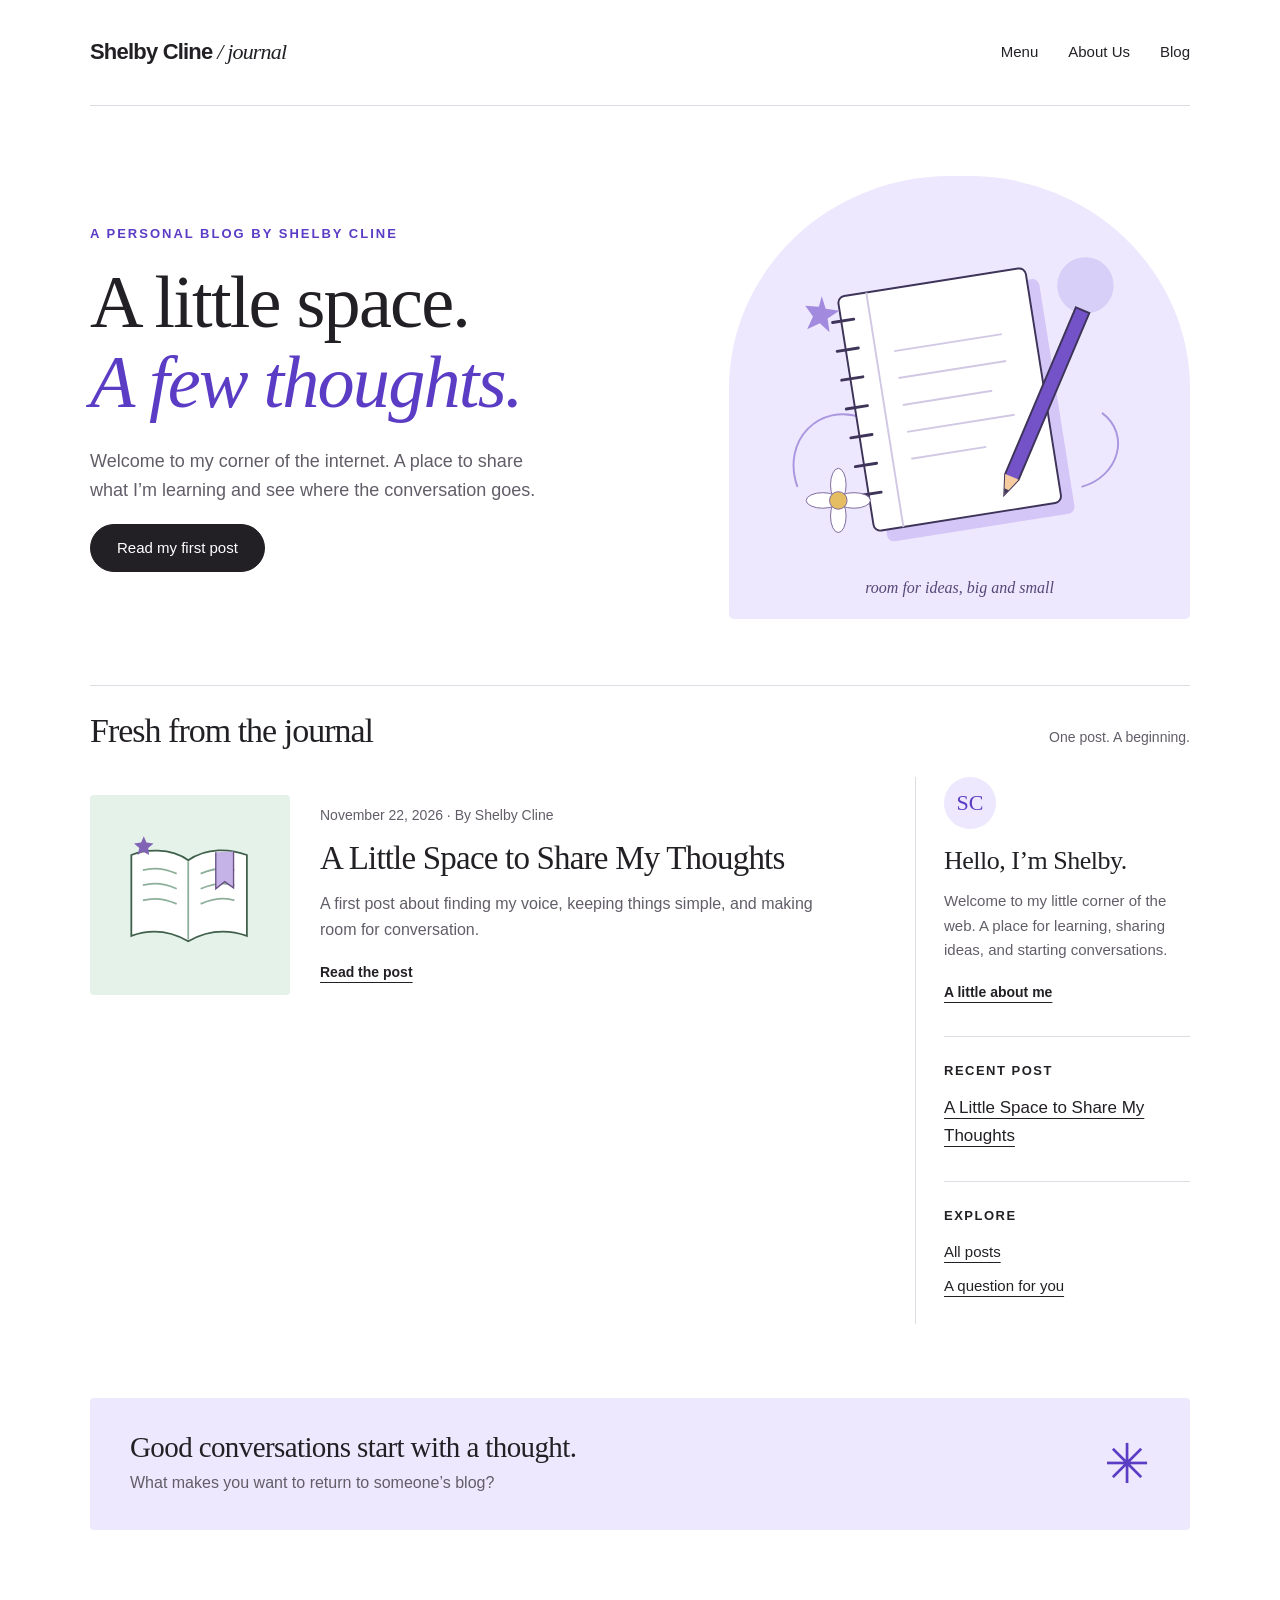
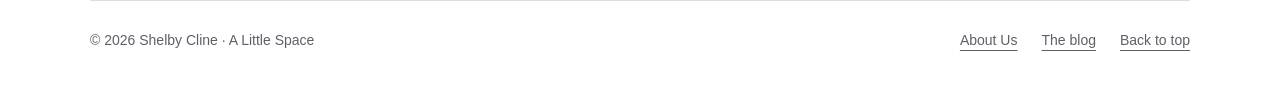
<file: index.html>
<!doctype html><html lang="en"><head><meta charset="utf-8"><meta name="viewport" content="width=device-width,initial-scale=1"><title>A Little Space | Shelby Cline</title><meta name="description" content="Thoughts, learning, and conversations. Welcome to Shelby Cline’s personal blog."><meta name="theme-color" content="#5b3cc4"><link rel="stylesheet" href="style.css"><link rel="icon" href="favicon.svg" type="image/svg+xml"><meta property="og:title" content="A Little Space"><meta property="og:description" content="Thoughts, learning, and conversations. Welcome to Shelby Cline’s personal blog."><meta property="og:type" content="website"></head><body id="top"><a class="skip" href="#main">Skip to content</a><div class="wrap"><header class="header"><a class="brand" href="index.html">Shelby Cline<span> / journal</span></a><nav aria-label="Main navigation" class="nav"><a href="menu.html">Menu</a><a href="about.html">About Us</a><a href="blog/index.html">Blog</a></nav></header></div><main id="main" class="wrap"><section class="hero" aria-labelledby="welcome"><div><div class="eyebrow">A personal blog by Shelby Cline</div><h1 id="welcome">A little space.<br><em>A few thoughts.</em></h1><p class="intro">Welcome to my corner of the internet. A place to share what I’m learning and see where the conversation goes.</p><a class="pill" href="blog/a-little-space.html">Read my first post</a></div><div class="art"><svg viewBox="0 0 450 420" fill="none" aria-hidden="true"><circle cx="354" cy="95" r="29" fill="#d8cff8"/><path d="M58 302c-17-48 23-87 67-71M350 302c38-10 51-54 21-76" stroke="#aa97df" stroke-width="2"/><g transform="rotate(-9 223 218)"><rect x="130" y="102" width="195" height="244" rx="7" fill="#d4c6f7"/><rect x="118" y="89" width="195" height="244" rx="7" fill="white" stroke="#3e3459" stroke-width="2"/><path d="M148 89v244M167 153h112M167 181h112M167 209h93M167 237h112M167 265h78" stroke="#d1c8e3" stroke-width="2"/><path d="M131 114h-22M131 144h-22M131 174h-22M131 204h-22M131 234h-22M131 264h-22M131 294h-22" stroke="#3e3459" stroke-width="3" stroke-linecap="round"/></g><g transform="rotate(23 310 216)"><path d="M303 112h15v186l-7.5 20-7.5-20z" fill="#7453c9" stroke="#3e3459" stroke-width="2"/><path d="M303 298h15l-7.5 20z" fill="#f6cba0"/><path d="M308 312h5l-2.5 6z" fill="#3e3459"/></g><path d="m83 106 4 13 14 2-12 8 2 14-10-9-13 6 6-13-8-11 14 1z" fill="#a28adf"/><g transform="translate(100 316)"><ellipse cy="-16" rx="8" ry="17" fill="#fff" stroke="#7c699e"/><ellipse cy="16" rx="8" ry="17" fill="#fff" stroke="#7c699e"/><ellipse cx="-16" rx="17" ry="8" fill="#fff" stroke="#7c699e"/><ellipse cx="16" rx="17" ry="8" fill="#fff" stroke="#7c699e"/><circle r="9" fill="#e5bd62" stroke="#7c699e"/></g></svg><span class="caption">room for ideas, big and small</span></div></section><section aria-labelledby="latest"><div class="sectionhead"><h2 id="latest">Fresh from the journal</h2><span>One post. A beginning.</span></div><div class="columns"><div><article class="postcard"><a class="tile" href="blog/a-little-space.html" aria-label="Read A Little Space to Share My Thoughts"><svg viewBox="0 0 180 180" fill="none" aria-hidden="true"><path d="M88 51C68 36 38 39 24 45v91c22-8 43-6 64 6 21-12 43-14 66-6V45c-18-7-45-9-66 6z" fill="white" stroke="#40604b" stroke-width="2"/><path d="M88 52v88M37 62c15-4 27-1 38 4M37 79c15-4 27-1 38 4M37 96c15-4 27-1 38 4M102 66c12-5 25-8 38-4M102 83c12-5 25-8 38-4M102 100c12-5 25-8 38-4" stroke="#8eaf9a" stroke-width="2"/><path d="M119 42v41l10-8 10 7V41" fill="#c5b2e7" stroke="#685082" stroke-width="1.5"/><path d="m38 24 3 7 8 1-6 5 1 8-7-4-6 4 2-8-6-5 8-1z" fill="#8063b4"/></svg></a><div><div class="meta"><time datetime="2026-11-22">November 22, 2026</time> · By Shelby Cline</div><h3><a href="blog/a-little-space.html">A Little Space to Share My Thoughts</a></h3><p>A first post about finding my voice, keeping things simple, and making room for conversation.</p><a class="textlink" href="blog/a-little-space.html">Read the post</a></div></article></div><aside class="side" aria-label="About the author and blog links"><section class="sideblock"><div class="avatar" aria-hidden="true">SC</div><h2>Hello, I’m Shelby.</h2><p>Welcome to my little corner of the web. A place for learning, sharing ideas, and starting conversations.</p><a class="textlink" href="about.html">A little about me</a></section><section class="sideblock"><h3>Recent post</h3><a href="blog/a-little-space.html">A Little Space to Share My Thoughts</a></section><section class="sideblock"><h3>Explore</h3><ul><li><a href="blog/index.html">All posts</a></li><li><a href="blog/a-little-space.html#conversation">A question for you</a></li></ul></section></aside></div></section><section class="note"><div><h2>Good conversations start with a thought.</h2><p>What makes you want to return to someone’s blog?</p></div><span class="star" aria-hidden="true">✳</span></section></main><div class="wrap"><footer class="footer"><span>© 2026 Shelby Cline · A Little Space</span><nav class="footlinks" aria-label="Footer navigation"><a href="about.html">About Us</a><a href="blog/index.html">The blog</a><a href="#top">Back to top</a></nav></footer></div><script src="site.js" defer></script></body></html>
</file>
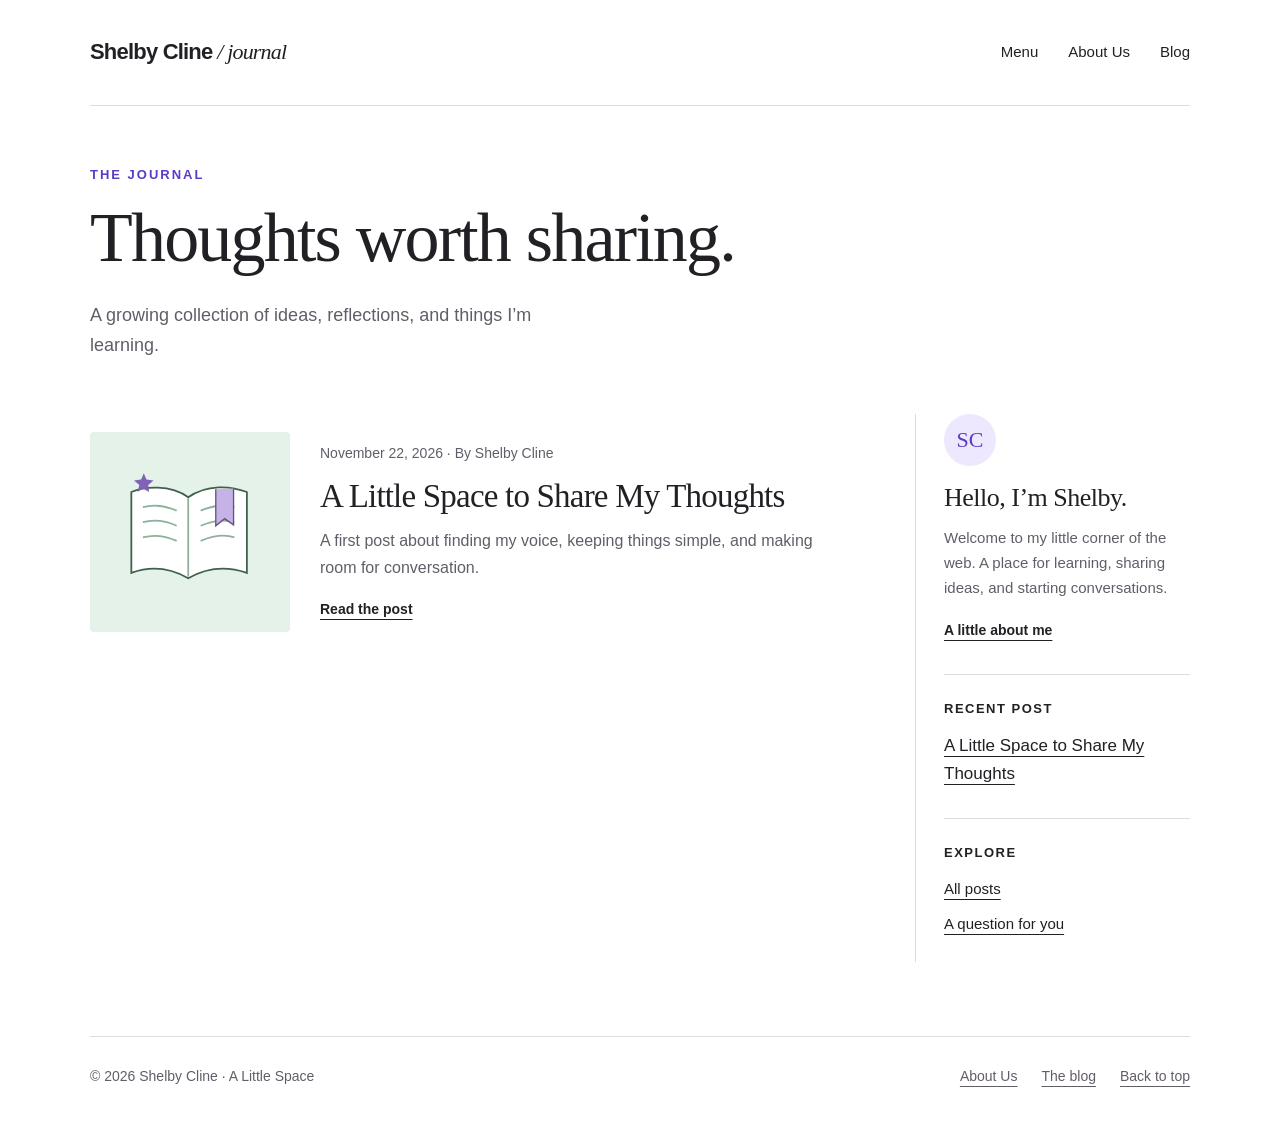
<file: blog/index.html>
<!doctype html><html lang="en"><head><meta charset="utf-8"><meta name="viewport" content="width=device-width,initial-scale=1"><title>The Blog | Shelby Cline</title><meta name="description" content="Read the latest post from Shelby Cline’s personal journal."><meta name="theme-color" content="#5b3cc4"><link rel="stylesheet" href="../style.css"><link rel="icon" href="../favicon.svg" type="image/svg+xml"><meta property="og:title" content="The Blog"><meta property="og:description" content="Read the latest post from Shelby Cline’s personal journal."><meta property="og:type" content="website"></head><body id="top"><a class="skip" href="#main">Skip to content</a><div class="wrap"><header class="header"><a class="brand" href="../index.html">Shelby Cline<span> / journal</span></a><nav aria-label="Main navigation" class="nav"><a href="../menu.html">Menu</a><a href="../about.html">About Us</a><a href="index.html">Blog</a></nav></header></div><main id="main" class="wrap"><section class="pagehead"><div class="eyebrow">The journal</div><h1>Thoughts worth sharing.</h1><p class="intro">A growing collection of ideas, reflections, and things I’m learning.</p></section><div class="columns"><section aria-label="Blog posts"><article class="postcard"><a class="tile" href="a-little-space.html" aria-label="Read A Little Space to Share My Thoughts"><svg viewBox="0 0 180 180" fill="none" aria-hidden="true"><path d="M88 51C68 36 38 39 24 45v91c22-8 43-6 64 6 21-12 43-14 66-6V45c-18-7-45-9-66 6z" fill="white" stroke="#40604b" stroke-width="2"/><path d="M88 52v88M37 62c15-4 27-1 38 4M37 79c15-4 27-1 38 4M37 96c15-4 27-1 38 4M102 66c12-5 25-8 38-4M102 83c12-5 25-8 38-4M102 100c12-5 25-8 38-4" stroke="#8eaf9a" stroke-width="2"/><path d="M119 42v41l10-8 10 7V41" fill="#c5b2e7" stroke="#685082" stroke-width="1.5"/><path d="m38 24 3 7 8 1-6 5 1 8-7-4-6 4 2-8-6-5 8-1z" fill="#8063b4"/></svg></a><div><div class="meta"><time datetime="2026-11-22">November 22, 2026</time> · By Shelby Cline</div><h3><a href="a-little-space.html">A Little Space to Share My Thoughts</a></h3><p>A first post about finding my voice, keeping things simple, and making room for conversation.</p><a class="textlink" href="a-little-space.html">Read the post</a></div></article></section><aside class="side" aria-label="About the author and blog links"><section class="sideblock"><div class="avatar" aria-hidden="true">SC</div><h2>Hello, I’m Shelby.</h2><p>Welcome to my little corner of the web. A place for learning, sharing ideas, and starting conversations.</p><a class="textlink" href="../about.html">A little about me</a></section><section class="sideblock"><h3>Recent post</h3><a href="a-little-space.html">A Little Space to Share My Thoughts</a></section><section class="sideblock"><h3>Explore</h3><ul><li><a href="index.html">All posts</a></li><li><a href="a-little-space.html#conversation">A question for you</a></li></ul></section></aside></div></main><div class="wrap"><footer class="footer"><span>© 2026 Shelby Cline · A Little Space</span><nav class="footlinks" aria-label="Footer navigation"><a href="../about.html">About Us</a><a href="index.html">The blog</a><a href="#top">Back to top</a></nav></footer></div><script src="../site.js" defer></script></body></html>
</file>
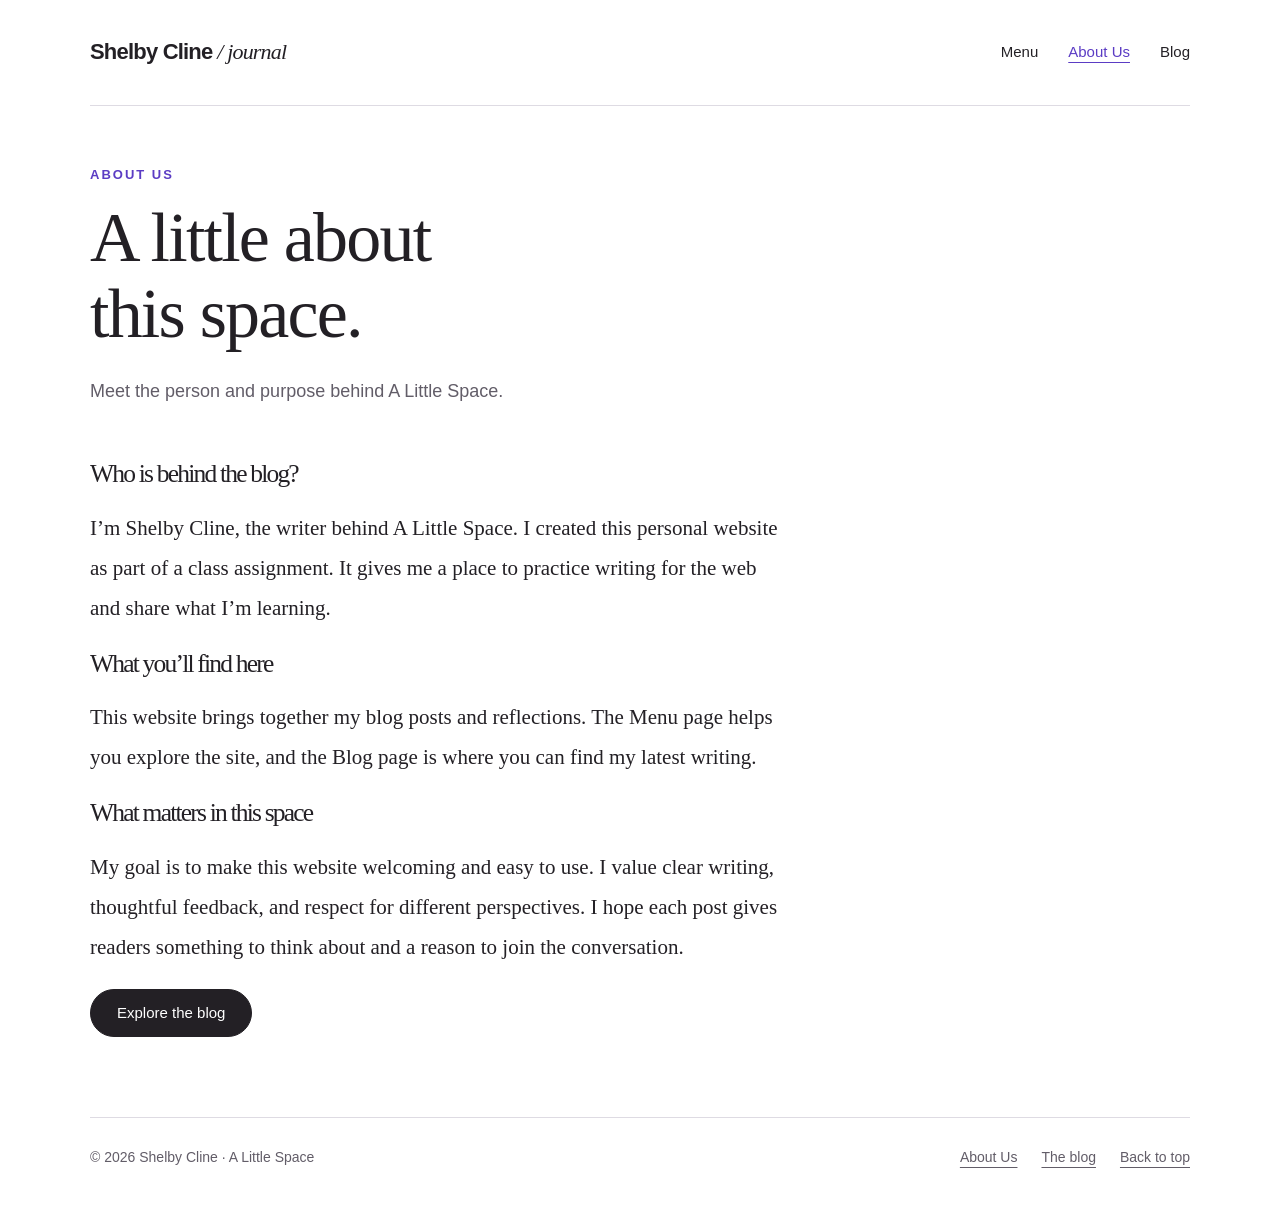
<file: about.html>
<!doctype html><html lang="en"><head><meta charset="utf-8"><meta name="viewport" content="width=device-width,initial-scale=1"><title>About Us | Shelby Cline</title><meta name="description" content="Meet Shelby Cline, the writer behind A Little Space."><meta name="theme-color" content="#5b3cc4"><link rel="stylesheet" href="style.css"><link rel="icon" href="favicon.svg" type="image/svg+xml"><meta property="og:title" content="About Us"><meta property="og:description" content="Meet Shelby Cline, the writer behind A Little Space."><meta property="og:type" content="website"></head><body id="top"><a class="skip" href="#main">Skip to content</a><div class="wrap"><header class="header"><a class="brand" href="index.html">Shelby Cline<span> / journal</span></a><nav aria-label="Main navigation" class="nav"><a href="menu.html">Menu</a><a href="about.html" aria-current="page">About Us</a><a href="blog/index.html">Blog</a></nav></header></div><main id="main" class="wrap"><section class="pagehead"><div class="eyebrow">About Us</div><h1>A little about<br>this space.</h1><p class="intro">Meet the person and purpose behind A Little Space.</p></section><section class="about-copy" aria-label="About A Little Space"><h2>Who is behind the blog?</h2><p>I’m Shelby Cline, the writer behind A Little Space. I created this personal website as part of a class assignment. It gives me a place to practice writing for the web and share what I’m learning.</p><h2>What you’ll find here</h2><p>This website brings together my blog posts and reflections. The Menu page helps you explore the site, and the Blog page is where you can find my latest writing.</p><h2>What matters in this space</h2><p>My goal is to make this website welcoming and easy to use. I value clear writing, thoughtful feedback, and respect for different perspectives. I hope each post gives readers something to think about and a reason to join the conversation.</p><a class="pill" href="blog/index.html">Explore the blog</a></section></main><div class="wrap"><footer class="footer"><span>© 2026 Shelby Cline · A Little Space</span><nav class="footlinks" aria-label="Footer navigation"><a href="about.html">About Us</a><a href="blog/index.html">The blog</a><a href="#top">Back to top</a></nav></footer></div><script src="site.js" defer></script></body></html>
</file>
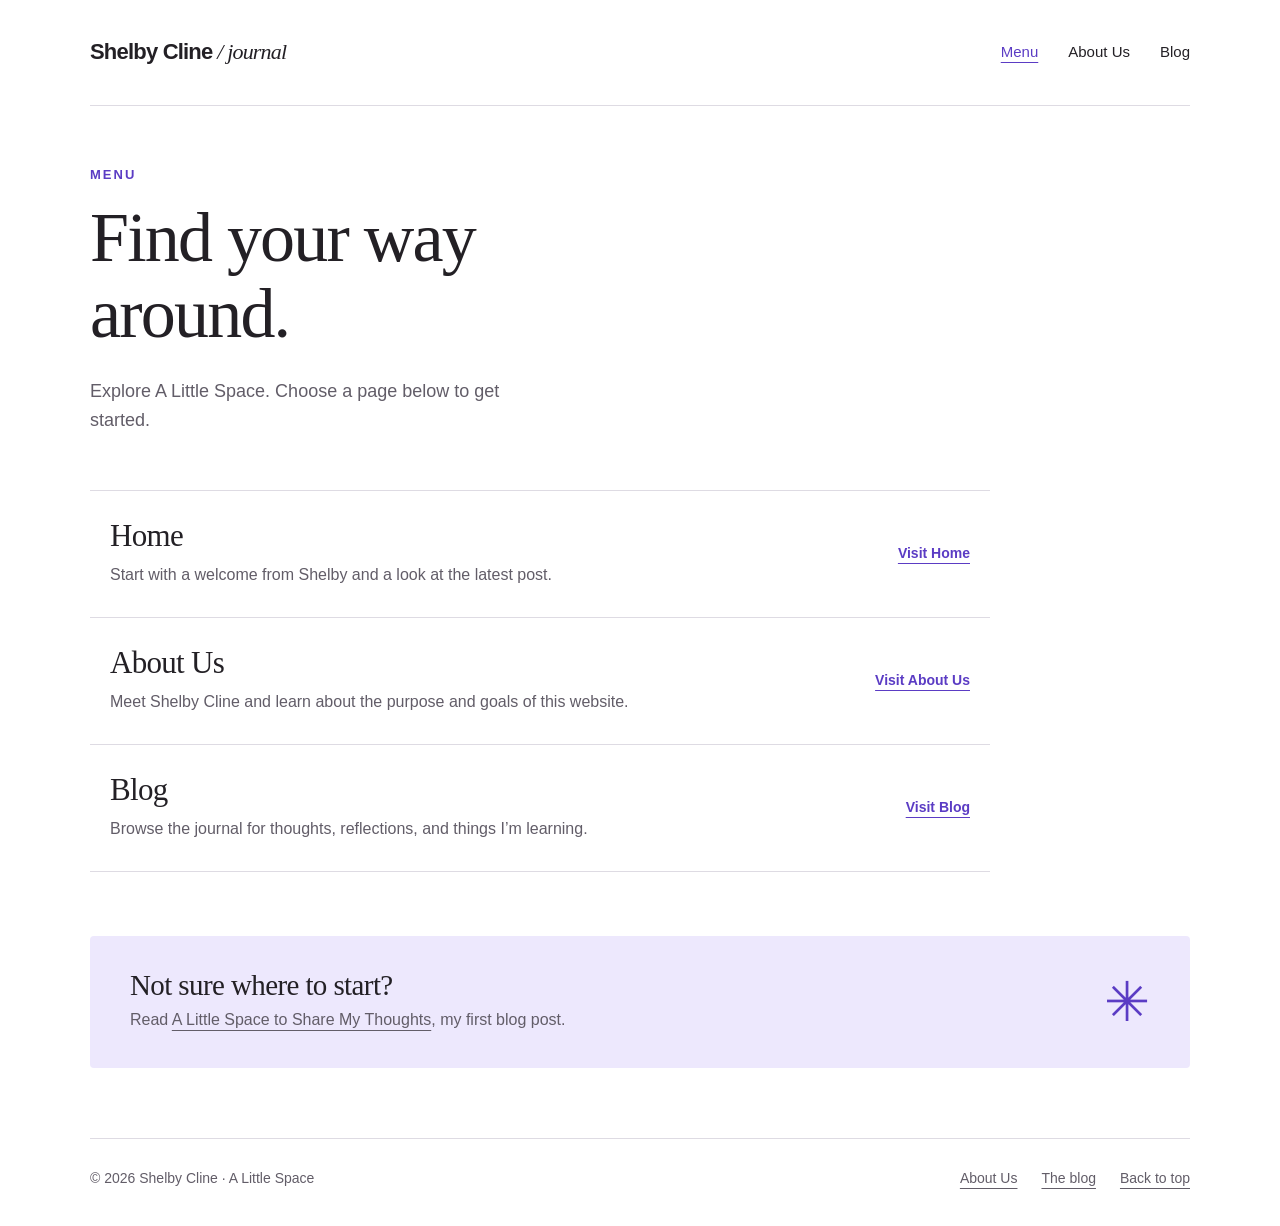
<file: menu.html>
<!doctype html><html lang="en"><head><meta charset="utf-8"><meta name="viewport" content="width=device-width,initial-scale=1"><title>Menu | Shelby Cline</title><meta name="description" content="Explore A Little Space using the website menu."><meta name="theme-color" content="#5b3cc4"><link rel="stylesheet" href="style.css"><link rel="icon" href="favicon.svg" type="image/svg+xml"><meta property="og:title" content="Menu"><meta property="og:description" content="Explore A Little Space using the website menu."><meta property="og:type" content="website"></head><body id="top"><a class="skip" href="#main">Skip to content</a><div class="wrap"><header class="header"><a class="brand" href="index.html">Shelby Cline<span> / journal</span></a><nav aria-label="Main navigation" class="nav"><a href="menu.html" aria-current="page">Menu</a><a href="about.html">About Us</a><a href="blog/index.html">Blog</a></nav></header></div><main id="main" class="wrap"><section class="pagehead"><div class="eyebrow">Menu</div><h1>Find your way<br>around.</h1><p class="intro">Explore A Little Space. Choose a page below to get started.</p></section><section class="menu-directory" aria-label="Website pages"><a class="menu-entry" href="index.html"><div><h2>Home</h2><p>Start with a welcome from Shelby and a look at the latest post.</p></div><span>Visit Home</span></a><a class="menu-entry" href="about.html"><div><h2>About Us</h2><p>Meet Shelby Cline and learn about the purpose and goals of this website.</p></div><span>Visit About Us</span></a><a class="menu-entry" href="blog/index.html"><div><h2>Blog</h2><p>Browse the journal for thoughts, reflections, and things I’m learning.</p></div><span>Visit Blog</span></a></section><section class="note"><div><h2>Not sure where to start?</h2><p>Read <a href="blog/a-little-space.html">A Little Space to Share My Thoughts</a>, my first blog post.</p></div><span class="star" aria-hidden="true">✳</span></section></main><div class="wrap"><footer class="footer"><span>© 2026 Shelby Cline · A Little Space</span><nav class="footlinks" aria-label="Footer navigation"><a href="about.html">About Us</a><a href="blog/index.html">The blog</a><a href="#top">Back to top</a></nav></footer></div><script src="site.js" defer></script></body></html>
</file>
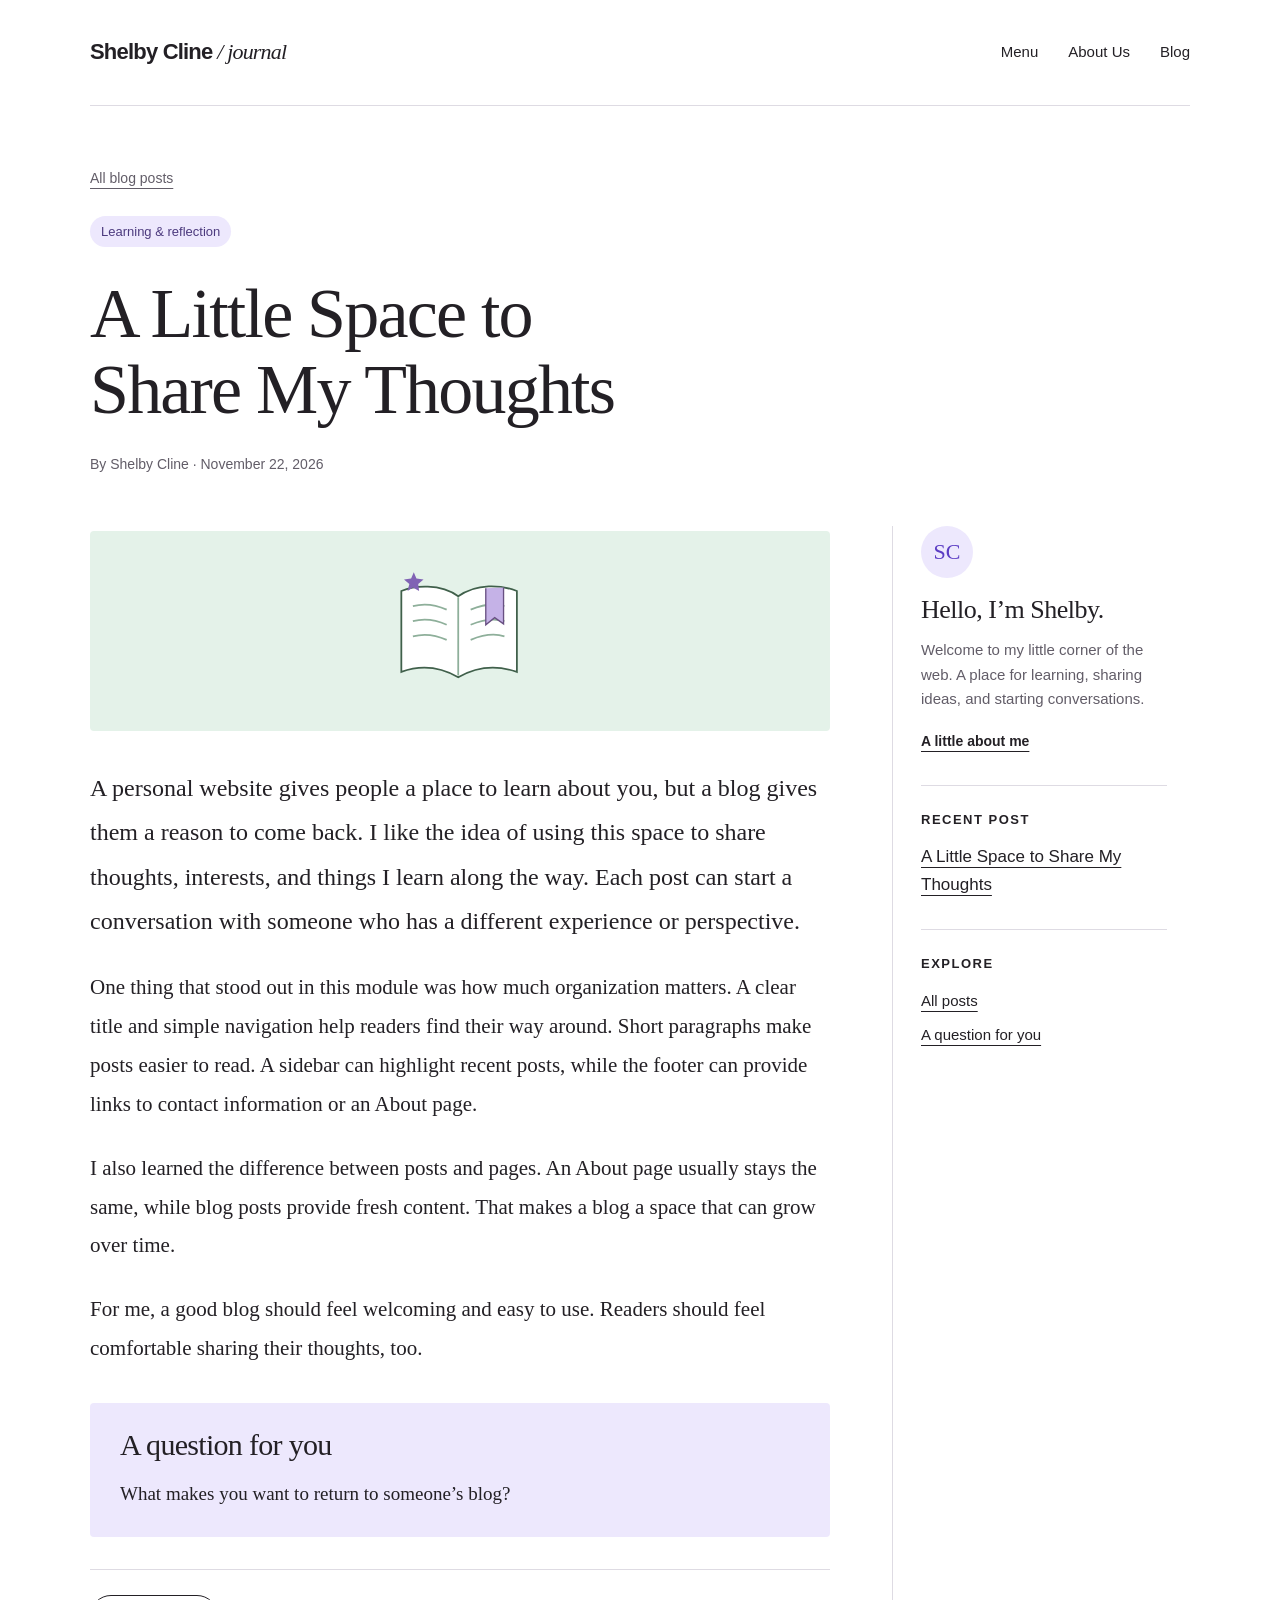
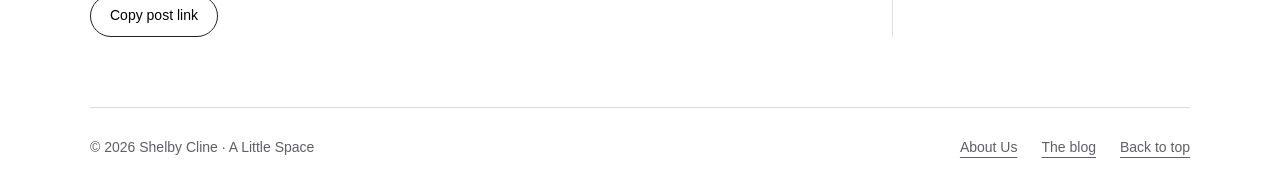
<file: blog/a-little-space.html>
<!doctype html><html lang="en"><head><meta charset="utf-8"><meta name="viewport" content="width=device-width,initial-scale=1"><title>A Little Space to Share My Thoughts | Shelby Cline</title><meta name="description" content="Shelby Cline reflects on starting a blog, organizing a website, and making room for conversation."><meta name="theme-color" content="#5b3cc4"><link rel="stylesheet" href="../style.css"><link rel="icon" href="../favicon.svg" type="image/svg+xml"><meta property="og:title" content="A Little Space to Share My Thoughts"><meta property="og:description" content="Shelby Cline reflects on starting a blog, organizing a website, and making room for conversation."><meta property="og:type" content="article"></head><body id="top"><a class="skip" href="#main">Skip to content</a><div class="wrap"><header class="header"><a class="brand" href="../index.html">Shelby Cline<span> / journal</span></a><nav aria-label="Main navigation" class="nav"><a href="../menu.html">Menu</a><a href="../about.html">About Us</a><a href="index.html">Blog</a></nav></header></div><main id="main" class="wrap"><div class="pagehead"><a class="back" href="index.html">All blog posts</a><div style="margin-top:24px"><span class="tag">Learning &amp; reflection</span></div><h1>A Little Space to<br>Share My Thoughts</h1><div class="meta">By Shelby Cline · <time datetime="2026-11-22">November 22, 2026</time></div></div><div class="article-layout"><article class="article" aria-label="A Little Space to Share My Thoughts"><div class="post-art"><svg viewBox="0 0 180 180" fill="none" aria-hidden="true"><path d="M88 51C68 36 38 39 24 45v91c22-8 43-6 64 6 21-12 43-14 66-6V45c-18-7-45-9-66 6z" fill="white" stroke="#40604b" stroke-width="2"/><path d="M88 52v88M37 62c15-4 27-1 38 4M37 79c15-4 27-1 38 4M37 96c15-4 27-1 38 4M102 66c12-5 25-8 38-4M102 83c12-5 25-8 38-4M102 100c12-5 25-8 38-4" stroke="#8eaf9a" stroke-width="2"/><path d="M119 42v41l10-8 10 7V41" fill="#c5b2e7" stroke="#685082" stroke-width="1.5"/><path d="m38 24 3 7 8 1-6 5 1 8-7-4-6 4 2-8-6-5 8-1z" fill="#8063b4"/></svg></div><p class="lead">A personal website gives people a place to learn about you, but a blog gives them a reason to come back. I like the idea of using this space to share thoughts, interests, and things I learn along the way. Each post can start a conversation with someone who has a different experience or perspective.</p><p>One thing that stood out in this module was how much organization matters. A clear title and simple navigation help readers find their way around. Short paragraphs make posts easier to read. A sidebar can highlight recent posts, while the footer can provide links to contact information or an About page.</p><p>I also learned the difference between posts and pages. An About page usually stays the same, while blog posts provide fresh content. That makes a blog a space that can grow over time.</p><p>For me, a good blog should feel welcoming and easy to use. Readers should feel comfortable sharing their thoughts, too.</p><section class="conversation" id="conversation"><h2>A question for you</h2><p>What makes you want to return to someone’s blog?</p></section><div class="share"><button id="copy-link" type="button">Copy post link</button><span id="share-status" role="status" aria-live="polite"></span></div></article><aside class="side" aria-label="About the author and blog links"><section class="sideblock"><div class="avatar" aria-hidden="true">SC</div><h2>Hello, I’m Shelby.</h2><p>Welcome to my little corner of the web. A place for learning, sharing ideas, and starting conversations.</p><a class="textlink" href="../about.html">A little about me</a></section><section class="sideblock"><h3>Recent post</h3><a href="a-little-space.html">A Little Space to Share My Thoughts</a></section><section class="sideblock"><h3>Explore</h3><ul><li><a href="index.html">All posts</a></li><li><a href="a-little-space.html#conversation">A question for you</a></li></ul></section></aside></div></main><div class="wrap"><footer class="footer"><span>© 2026 Shelby Cline · A Little Space</span><nav class="footlinks" aria-label="Footer navigation"><a href="../about.html">About Us</a><a href="index.html">The blog</a><a href="#top">Back to top</a></nav></footer></div><script src="../site.js" defer></script></body></html>
</file>
<file: style.css>
:root{--ink:#232025;--muted:#625d68;--violet:#5b3cc4;--lilac:#ede8fd;--line:#dedbe3;--paper:#fff;--mint:#e4f2e9}*{box-sizing:border-box}html{scroll-behavior:smooth}body{margin:0;background:var(--paper);color:var(--ink);font-family:Arial,Helvetica,sans-serif;font-size:17px;line-height:1.65}a{color:inherit;text-decoration-thickness:1px;text-underline-offset:5px}a:hover{color:var(--violet)}button{font:inherit;cursor:pointer}a:focus-visible,button:focus-visible{outline:3px solid #6c49d4;outline-offset:5px}.skip{position:absolute;left:20px;top:-100px;background:white;padding:12px;z-index:10}.skip:focus{top:8px}.wrap{max-width:1180px;margin:auto;padding:0 40px}.header{display:flex;justify-content:space-between;align-items:center;min-height:106px;gap:20px;border-bottom:1px solid var(--line)}.brand{text-decoration:none;font-size:22px;letter-spacing:-.8px;font-weight:700}.brand span{font-family:Georgia,serif;font-weight:400;font-style:italic}.nav{display:flex;gap:30px;font-size:15px}.nav a{text-decoration:none}.nav a[aria-current=page]{color:var(--violet);text-decoration:underline}.eyebrow{text-transform:uppercase;font-size:13px;letter-spacing:2px;font-weight:700;color:var(--violet)}h1,h2,h3,p{margin-top:0}h1,h2,h3{font-family:Georgia,'Times New Roman',serif;font-weight:400;line-height:1.08;letter-spacing:-1.8px}.hero{padding:70px 0 66px;display:grid;grid-template-columns:1.3fr 1fr;gap:40px;align-items:center}.hero h1{font-size:clamp(48px,5.8vw,78px);margin:18px 0 24px}.hero h1 em{color:var(--violet);font-weight:400}.intro{max-width:470px;color:var(--muted);font-size:18px}.pill{display:inline-flex;align-items:center;justify-content:center;border:1px solid var(--ink);border-radius:100px;text-decoration:none;padding:12px 26px;background:var(--ink);color:white;font-size:15px;line-height:1.5}.pill:hover{background:var(--violet);border-color:var(--violet);color:white}.art{aspect-ratio:1.04;background:var(--lilac);border-radius:48% 48% 5px 5px;display:grid;place-items:center;position:relative;overflow:hidden}.art svg{width:95%;height:auto;display:block}.caption{position:absolute;bottom:22px;font:italic 16px Georgia,serif;color:#564779}.sectionhead{display:flex;justify-content:space-between;gap:20px;align-items:baseline;border-top:1px solid var(--line);padding:27px 0}.sectionhead h2{font-size:34px;letter-spacing:-1px;margin:0}.sectionhead span{font-size:14px;color:var(--muted)}.columns{display:grid;grid-template-columns:minmax(0,1fr) 275px;gap:62px;padding-bottom:74px}.postcard{display:grid;grid-template-columns:200px 1fr;gap:30px;align-items:center;padding:18px 0 35px}.tile{background:var(--mint);aspect-ratio:1;border-radius:4px;display:grid;place-items:center}.tile svg{width:80%;height:80%}.meta{font-size:14px;color:var(--muted);margin-bottom:14px}.postcard h3{font-size:33px;letter-spacing:-.8px;margin-bottom:14px}.postcard h3 a{text-decoration:none}.postcard p{color:var(--muted);margin-bottom:14px;font-size:16px}.textlink{font-weight:bold;font-size:14px}.side{border-left:1px solid var(--line);padding-left:28px}.avatar{width:52px;height:52px;border-radius:50%;background:var(--lilac);color:var(--violet);display:grid;place-items:center;font:22px Georgia,serif;margin-bottom:18px}.side h2{font-size:26px;letter-spacing:-.5px;margin-bottom:14px}.side p{font-size:15px;color:var(--muted)}.sideblock+.sideblock{border-top:1px solid var(--line);margin-top:30px;padding-top:25px}.side h3{font-family:Arial,sans-serif;font-size:13px;letter-spacing:1.5px;text-transform:uppercase;font-weight:700;line-height:1.4;margin-bottom:14px}.side ul{list-style:none;padding:0;font-size:15px}.side li{padding-bottom:10px}.tag{font-size:13px;color:#4c3a7e;background:var(--lilac);padding:5px 11px;border-radius:30px;display:inline-block;margin-bottom:14px}.note{border-radius:4px;background:var(--lilac);padding:34px 40px;display:flex;align-items:center;justify-content:space-between;gap:30px;margin-bottom:70px}.note h2{font-size:29px;letter-spacing:-.6px;margin-bottom:6px}.note p{font-size:16px;color:var(--muted);margin:0}.note .star{font:55px Georgia,serif;color:var(--violet)}.footer{border-top:1px solid var(--line);padding:28px 0 36px;display:flex;justify-content:space-between;align-items:center;gap:25px;font-size:14px;color:var(--muted)}.footlinks{display:flex;gap:24px}.pagehead{padding:58px 0 36px;max-width:880px}.pagehead h1{font-size:clamp(44px,5.8vw,70px);margin:15px 0 25px}.article-layout{display:grid;grid-template-columns:minmax(0,740px) 275px;gap:62px;padding:0 0 70px}.article p{font-family:Georgia,'Times New Roman',serif;font-size:21px;line-height:1.85;margin-bottom:25px}.article h2{font-size:30px;letter-spacing:-.7px;margin:32px 0 18px}.article .lead{font-size:24px}.post-art{margin:5px 0 35px;height:200px;border-radius:4px;background:var(--mint);display:grid;place-items:center}.post-art svg{width:160px;height:160px}.conversation{background:var(--lilac);padding:26px 30px;border-radius:4px;margin-top:35px}.conversation h2{margin:0 0 15px}.conversation p{font-size:19px;margin-bottom:0}.share{border-top:1px solid var(--line);margin-top:32px;padding-top:25px;display:flex;align-items:center;gap:18px;flex-wrap:wrap}.share button{border:1px solid var(--ink);background:white;border-radius:30px;padding:8px 19px;font-size:14px}.share button:hover{background:var(--lilac)}#share-status{font-size:14px;color:var(--muted)}.back{font-size:14px;color:var(--muted)}.about-copy{max-width:700px;padding-bottom:80px}.about-copy p{font:21px/1.9 Georgia,serif}.about-copy .pill{font-family:Arial,sans-serif}.sr-only{position:absolute;width:1px;height:1px;overflow:hidden;clip:rect(0,0,0,0)}@media(min-width:1400px){.wrap{max-width:1280px}.hero{gap:90px}}@media(max-width:850px){.hero{grid-template-columns:1.2fr 1fr;gap:25px}.columns,.article-layout{grid-template-columns:minmax(0,1fr) 220px;gap:30px}.postcard{grid-template-columns:145px 1fr;gap:22px}.postcard h3{font-size:28px}.side{padding-left:20px}}@media(max-width:650px){.wrap{padding:0 23px}.header{min-height:86px;gap:14px;flex-wrap:wrap;padding:18px 0}.brand{font-size:20px}.nav{gap:19px;font-size:14px}.hero{grid-template-columns:1fr;padding:38px 0;gap:32px}.hero h1{font-size:52px}.intro{font-size:17px}.art{max-height:300px;width:100%;aspect-ratio:1.4}.art svg{max-width:330px}.caption{bottom:12px}.columns,.article-layout{grid-template-columns:1fr;gap:35px;padding-bottom:42px}.postcard{grid-template-columns:110px 1fr;gap:20px;padding-top:6px}.postcard h3{font-size:27px}.postcard .meta{font-size:13px}.postcard p{font-size:15px}.side{border-left:0;border-top:1px solid var(--line);padding:26px 0 0}.sideblock{max-width:460px}.sectionhead{padding:24px 0}.sectionhead h2{font-size:30px}.note{padding:25px;margin-bottom:38px}.note h2{font-size:25px}.note .star{font-size:40px}.footer{align-items:flex-start;flex-direction:column;gap:14px;padding-bottom:25px}.pagehead{padding-top:35px}.pagehead h1{font-size:46px}.article p{font-size:19px}.article .lead{font-size:21px}.post-art{height:160px}.about-copy p{font-size:19px}}@media(prefers-reduced-motion:reduce){html{scroll-behavior:auto}}

/* Menu page directory */
.menu-directory{max-width:900px;margin-bottom:64px;border-top:1px solid var(--line)}
.menu-entry{display:flex;align-items:center;justify-content:space-between;gap:30px;border-bottom:1px solid var(--line);padding:28px 20px;text-decoration:none}
.menu-entry:hover{background:var(--lilac)}
.menu-entry h2{font-size:31px;letter-spacing:-.7px;margin:0 0 10px}
.menu-entry p{margin:0;max-width:580px;font-size:16px;color:var(--muted)}
.menu-entry>span{color:var(--violet);white-space:nowrap;font-size:14px;font-weight:700;text-decoration:underline;text-underline-offset:5px}
@media(max-width:650px){.nav{column-gap:24px}.header{align-items:center}.menu-entry{padding:22px 10px;align-items:flex-start;flex-direction:column;gap:14px}.menu-directory{margin-bottom:38px}.menu-entry h2{font-size:28px}}
</file>
